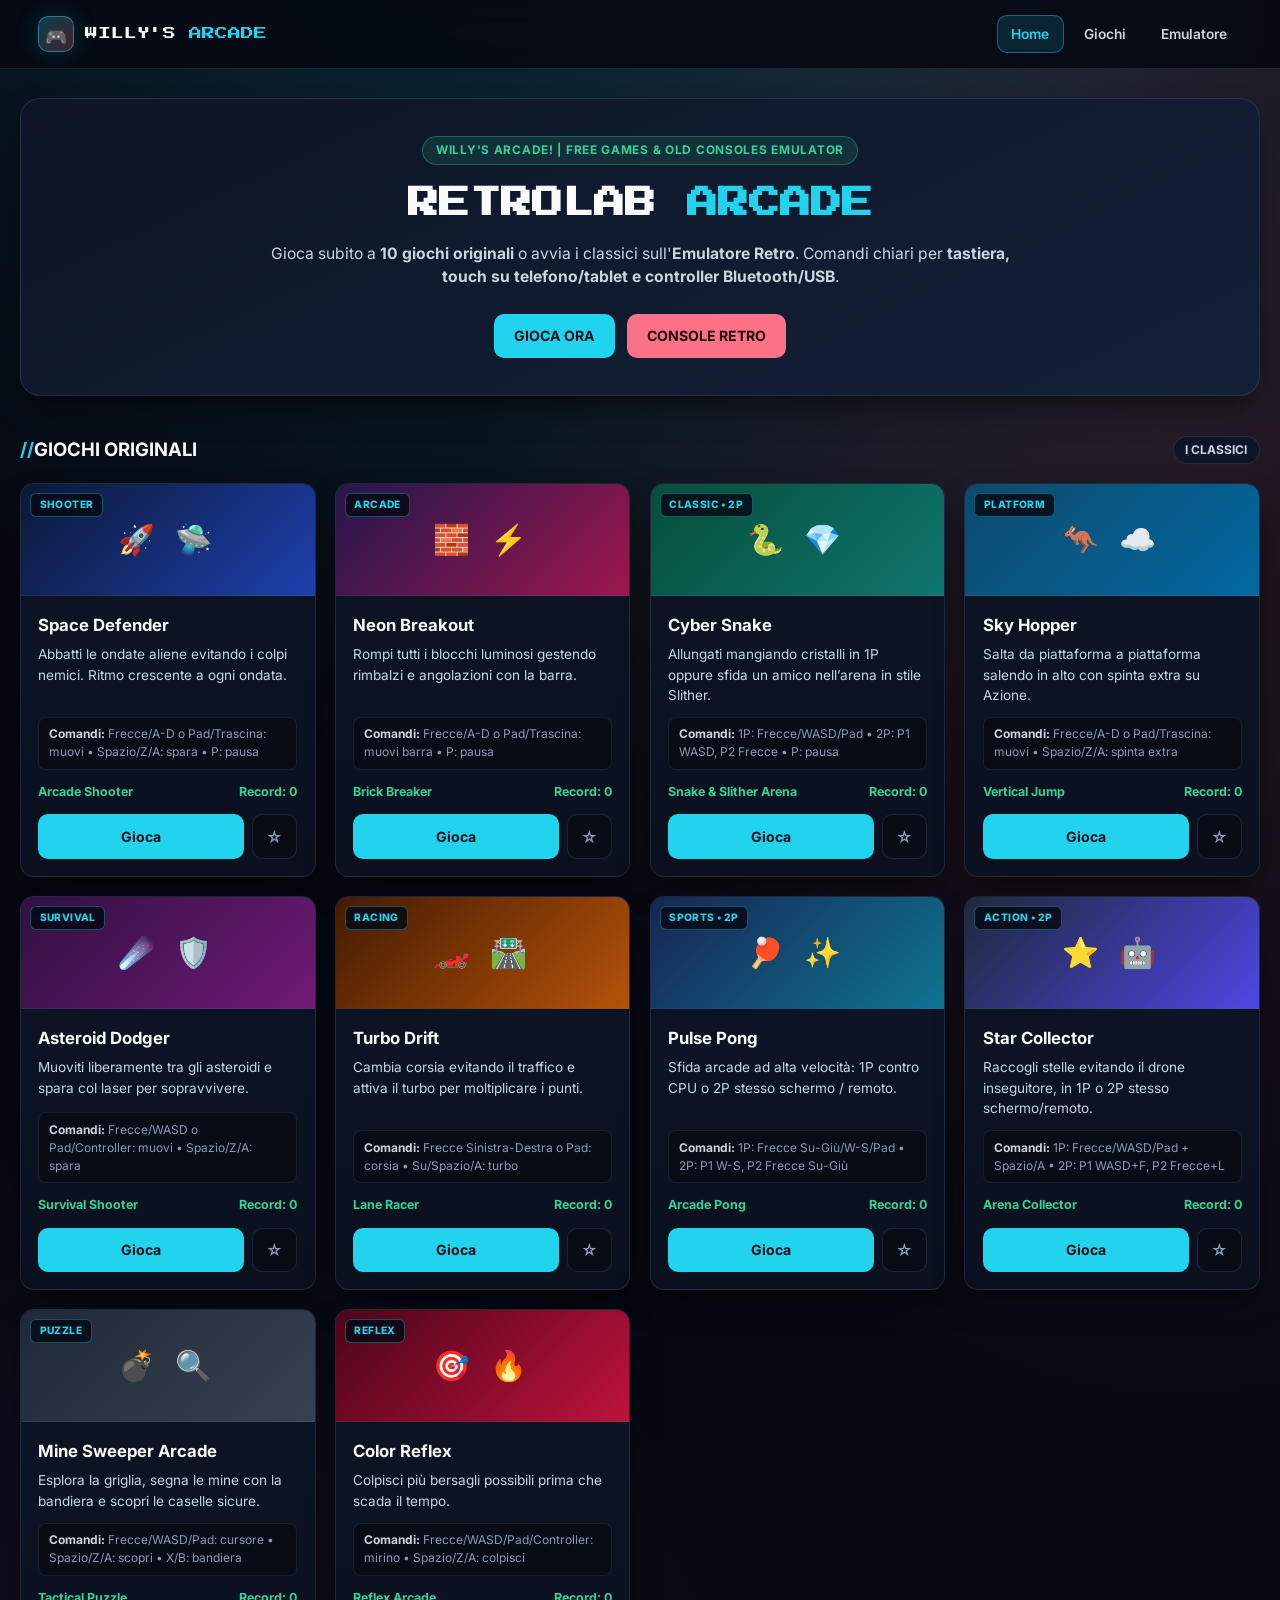
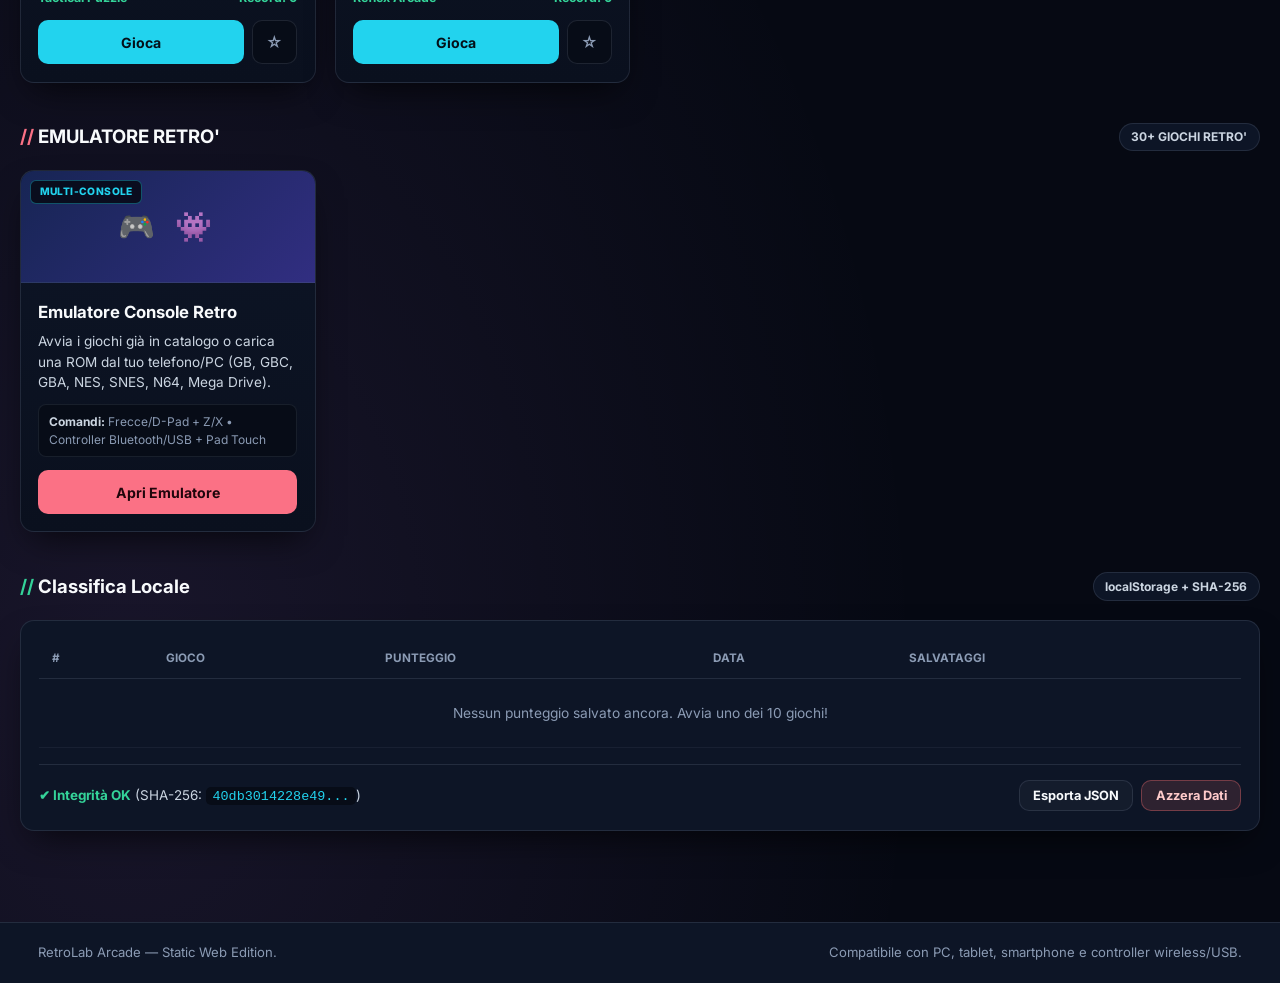
<file: index.html>
<!DOCTYPE html>
<html lang="it">
<head>
  <meta charset="UTF-8">
  <meta name="viewport" content="width=device-width, initial-scale=1.0">
  <title>WILLYS ARCADE!</title>
  <link rel="preconnect" href="https://fonts.googleapis.com">
  <link rel="preconnect" href="https://fonts.gstatic.com" crossorigin>
  <link href="https://fonts.googleapis.com/css2?family=Inter:wght@400;600;700&family=Press+Start+2P&display=swap" rel="stylesheet">
  <link rel="stylesheet" href="./assets/css/style.css">
</head>
<body>
<header class="topbar">
  <div class="wrap topbar-inner">
    <a href="./index.html" class="logo">
      <span class="logo-icon" aria-hidden="true">🎮</span>
      <span>WILLY'S <span class="c-cyan">ARCADE</span></span>
    </a>
    <nav class="nav" aria-label="Navigazione principale">
      <a href="./index.html" class="nav-a active">Home</a>
      <a href="./play_original.html" class="nav-a">Giochi</a>
      <a href="./play_retro.html" class="nav-a">Emulatore</a>
    </nav>
  </div>
</header>

<main class="wrap page-main">
  <section class="hero-box">
    <div class="hero-badge">WILLY'S ARCADE! | FREE GAMES &amp; OLD CONSOLES EMULATOR</div>
    <h1 class="hero-h1">RETROLAB <span class="c-cyan">ARCADE</span></h1>
    <p class="hero-p">
      Gioca subito a <strong>10 giochi originali</strong> o avvia i classici sull'<strong>Emulatore Retro</strong>.
      Comandi chiari per <strong>tastiera, touch su telefono/tablet e controller Bluetooth/USB</strong>.
    </p>
    <div class="hero-actions">
      <a href="./play_original.html?game=space_defender" class="btn btn-cyan">GIOCA ORA</a>
      <a href="./play_retro.html" class="btn btn-coral">CONSOLE RETRO</a>
    </div>
  </section>

  <section class="sec" aria-labelledby="sec-originals">
    <div class="sec-head">
      <h2 id="sec-originals" class="sec-title"><span class="c-cyan">//</span>GIOCHI ORIGINALI</h2>
      <span class="pill">I CLASSICI</span>
    </div>
    <div id="originals-grid" class="cards-grid"></div>
  </section>

  <section class="sec" aria-labelledby="sec-emu">
    <div class="sec-head">
      <h2 id="sec-emu" class="sec-title"><span class="c-coral">//</span> EMULATORE RETRO'</h2>
      <span class="pill">30+ GIOCHI RETRO'</span>
    </div>
    <div class="cards-grid">
      <article class="g-card">
        <div class="g-banner" style="background: linear-gradient(135deg, #172554, #312e81);">
          <span class="g-badge">MULTI-CONSOLE</span>
          <span>🎮 👾</span>
        </div>
        <div class="g-body">
          <h3 class="g-name">Emulatore Console Retro</h3>
          <p class="g-desc">
            Avvia i giochi già in catalogo o carica una ROM dal tuo telefono/PC (GB, GBC, GBA, NES, SNES, N64, Mega Drive).
          </p>
          <div class="g-keys">
            <strong>Comandi:</strong> Frecce/D-Pad + Z/X • Controller Bluetooth/USB + Pad Touch
          </div>
          <div class="g-btns">
            <a href="./play_retro.html" class="btn btn-coral btn-grow">Apri Emulatore</a>
          </div>
        </div>
      </article>
    </div>
  </section>

  <section class="sec" aria-labelledby="sec-scores">
    <div class="sec-head">
      <h2 id="sec-scores" class="sec-title"><span class="c-mint">//</span> Classifica Locale</h2>
      <span class="pill">localStorage + SHA-256</span>
    </div>
    <div class="box">
      <div class="tbl-scroll">
        <table class="scores-tbl">
          <thead>
          <tr>
            <th>#</th>
            <th>Gioco</th>
            <th>Punteggio</th>
            <th>Data</th>
            <th>Salvataggi</th>
          </tr>
          </thead>
          <tbody id="scoreboard-body">
          <tr><td colspan="5" class="tbl-empty">Nessun punteggio salvato ancora.</td></tr>
          </tbody>
        </table>
      </div>
      <div class="box-foot">
        <div id="crypto-status" class="note-line">Verifica integrità salvataggi...</div>
        <div class="g-btns">
          <button type="button" id="btn-export-data" class="btn btn-line btn-sm">Esporta JSON</button>
          <button type="button" id="btn-reset-data" class="btn btn-warn btn-sm">Azzera Dati</button>
        </div>
      </div>
    </div>
  </section>
</main>

<footer class="footbar">
  <div class="wrap footbar-inner">
    <p>RetroLab Arcade — Static Web Edition.</p>
    <p>Compatibile con PC, tablet, smartphone e controller wireless/USB.</p>
  </div>
</footer>

<script src="./assets/js/storage_crypto.js"></script>
<script src="./assets/js/original_games.js"></script>
<script>
  document.addEventListener('DOMContentLoaded', async () => {
    const grid = document.getElementById('originals-grid');
    const tbody = document.getElementById('scoreboard-body');
    const statusEl = document.getElementById('crypto-status');

    const renderPage = async () => {
      const state = typeof RetroStorage !== 'undefined'
              ? await RetroStorage.loadAndVerifyState()
              : { data: { scores: [], favorites: [] }, digest: 'local', isValid: true };

      if (statusEl) {
        statusEl.innerHTML = state.isValid
                ? `<span class="ok">✔ Integrità OK</span> (SHA-256: <code>${state.digest.slice(0, 14)}...</code>)`
                : `<span class="warn">⚠ Stato salvato</span> (SHA-256: <code>${state.digest.slice(0, 14)}...</code>)`;
      }

      if (grid && typeof RetroGamesCatalog !== 'undefined') {
        grid.innerHTML = RetroGamesCatalog.map(g => {
          const gameScores = state.data.scores.filter(s => s.gameId === g.id);
          const best = gameScores.length ? Math.max(...gameScores.map(s => s.score)) : 0;
          const isFav = state.data.favorites.includes(g.id);
          return `
                            <article class="g-card">
                                <div class="g-banner" style="background: ${g.bg};">
                                    <span class="g-badge">${g.tag}</span>
                                    <span>${g.icon}</span>
                                </div>
                                <div class="g-body">
                                    <h3 class="g-name">${g.name}</h3>
                                    <p class="g-desc">${g.desc}</p>
                                    <div class="g-keys"><strong>Comandi:</strong> ${g.controlsHint}</div>
                                    <div class="g-meta">
                                        <span>${g.genre}</span>
                                        <span>Record: ${best.toLocaleString('it-IT')}</span>
                                    </div>
                                    <div class="g-btns">
                                        <a href="./play_original.html?game=${g.id}" class="btn btn-cyan btn-grow">Gioca</a>
                                        <button type="button" class="btn btn-star ${isFav ? 'on' : ''}" data-fav="${g.id}" aria-label="Preferito">${isFav ? '★' : '☆'}</button>
                                    </div>
                                </div>
                            </article>
                        `;
        }).join('');

        grid.querySelectorAll('[data-fav]').forEach(btn => {
          btn.addEventListener('click', async () => {
            if (typeof RetroStorage !== 'undefined') {
              await RetroStorage.toggleFavorite(btn.dataset.fav);
              await renderPage();
            }
          });
        });
      }

      if (tbody) {
        const top = [...state.data.scores].sort((a, b) => b.score - a.score).slice(0, 10);
        if (!top.length) {
          tbody.innerHTML = `<tr><td colspan="5" class="tbl-empty">Nessun punteggio salvato ancora. Avvia uno dei 10 giochi!</td></tr>`;
        } else {
          tbody.innerHTML = top.map((row, i) => `
                            <tr>
                                <td><strong>#${i + 1}</strong></td>
                                <td>${row.gameName}</td>
                                <td class="c-cyan"><strong>${row.score.toLocaleString('it-IT')}</strong></td>
                                <td>${new Date(row.timestamp).toLocaleDateString('it-IT')}</td>
                                <td><code>${(row.hash || state.digest).slice(0, 14)}...</code></td>
                            </tr>
                        `).join('');
        }
      }
    };

    document.getElementById('btn-export-data')?.addEventListener('click', async () => {
      if (typeof RetroStorage === 'undefined') return;
      const backup = await RetroStorage.exportSignedBackup();
      const blob = new Blob([JSON.stringify(backup, null, 2)], { type: 'application/json' });
      const url = URL.createObjectURL(blob);
      const a = document.createElement('a');
      a.href = url;
      a.download = `retrolab-scores-${Date.now()}.json`;
      a.click();
      URL.revokeObjectURL(url);
    });

    document.getElementById('btn-reset-data')?.addEventListener('click', async () => {
      if (typeof RetroStorage !== 'undefined' && confirm('Azzerare tutti i record e i preferiti salvati?')) {
        await RetroStorage.resetAll();
        await renderPage();
      }
    });

    await renderPage();
  });
</script>
</body>
</html>
</file>
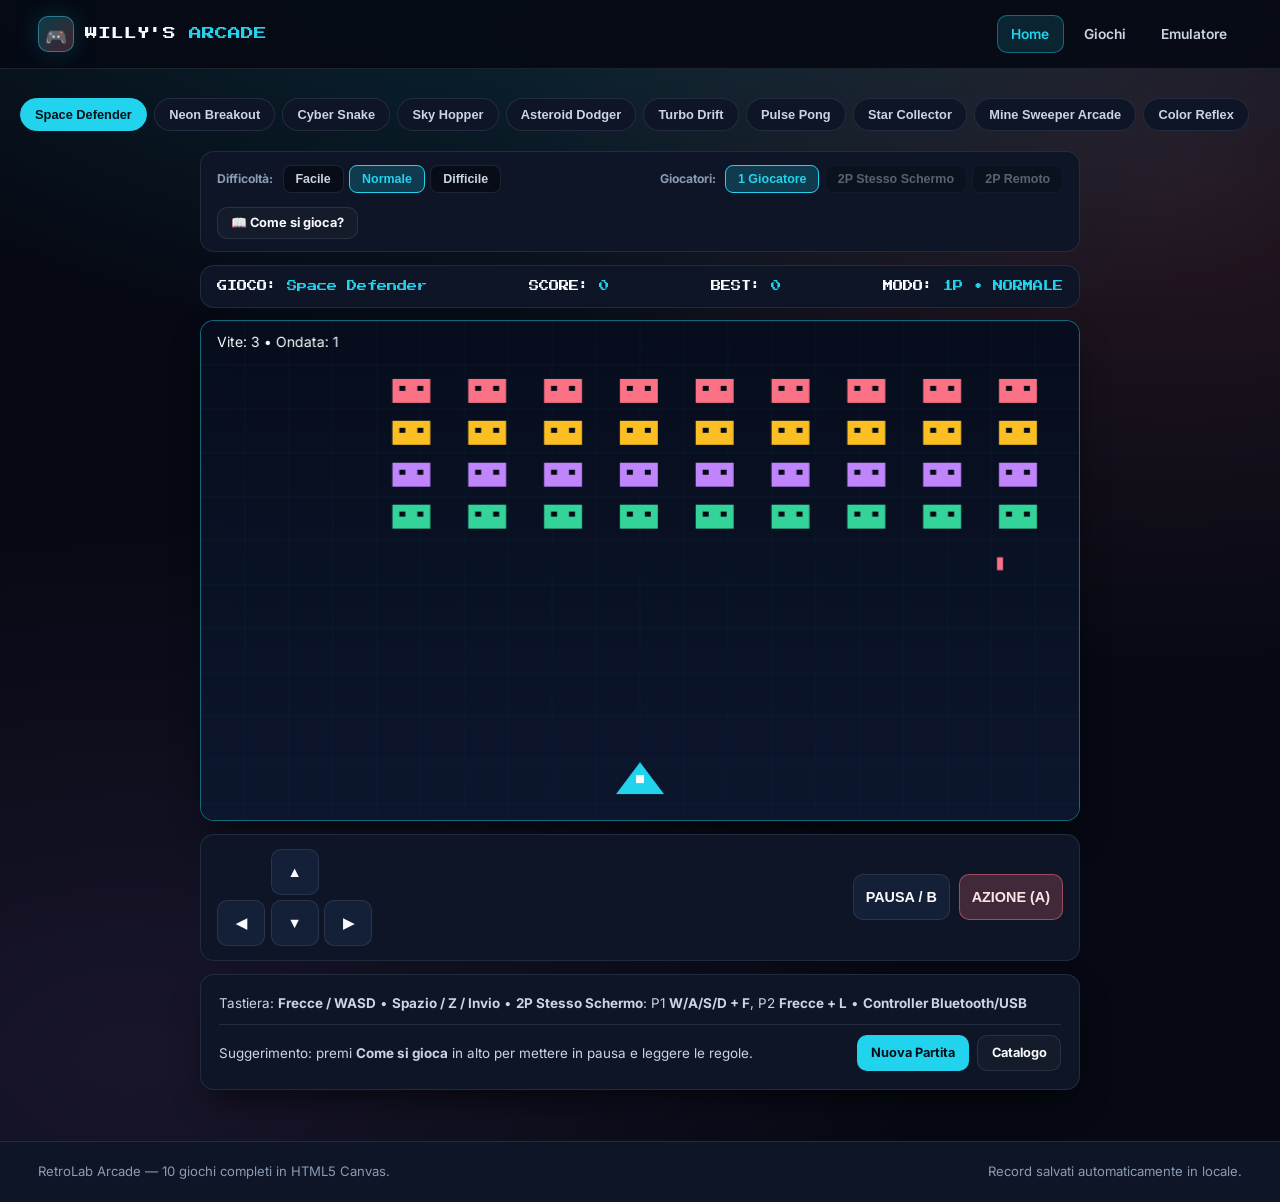
<file: play_original.html>
<!DOCTYPE html>
<html lang="it">
<head>
    <meta charset="UTF-8">
    <meta name="viewport" content="width=device-width, initial-scale=1.0, maximum-scale=1.0, user-scalable=no">
    <title>WILLYS ARCADE!</title>
    <link rel="preconnect" href="https://fonts.googleapis.com">
    <link rel="preconnect" href="https://fonts.gstatic.com" crossorigin>
    <link href="https://fonts.googleapis.com/css2?family=Inter:wght@400;600;700&family=Press+Start+2P&display=swap" rel="stylesheet">
    <link rel="stylesheet" href="./assets/css/style.css">
</head>
<body>
<header class="topbar">
    <div class="wrap topbar-inner">
        <a href="./index.html" class="logo">
            <span class="logo-icon" aria-hidden="true">🎮</span>
            <span>WILLY'S <span class="c-cyan">ARCADE</span></span>
        </a>
        <nav class="nav" aria-label="Navigazione principale">
            <a href="./index.html" class="nav-a active">Home</a>
            <a href="./play_original.html" class="nav-a">Giochi</a>
            <a href="./play_retro.html" class="nav-a">Emulatore</a>
        </nav>
    </div>
</header>

<main class="wrap page-main">
    <div id="game-switcher" class="picker-bar" role="tablist" aria-label="Seleziona gioco"></div>

    <div class="play-stage">
        <div class="match-toolbar">
            <div class="seg-group" role="group" aria-label="Difficoltà">
                <span class="seg-label">Difficoltà:</span>
                <button type="button" class="seg-btn" data-diff="easy">Facile</button>
                <button type="button" class="seg-btn active" data-diff="normal">Normale</button>
                <button type="button" class="seg-btn" data-diff="hard">Difficile</button>
            </div>

            <div class="seg-group" id="mode-selector" role="group" aria-label="Modalità giocatori">
                <span class="seg-label">Giocatori:</span>
                <button type="button" class="seg-btn active" data-pmode="1p">1 Giocatore</button>
                <button type="button" class="seg-btn" id="btn-mode-2p" data-pmode="2p_local">2P Stesso Schermo</button>
                <button type="button" class="seg-btn" id="btn-mode-remote" data-pmode="2p_remote">2P Remoto</button>
            </div>

            <button type="button" id="btn-toggle-guide" class="btn btn-line btn-sm">📖 Come si gioca?</button>
        </div>

        <!-- Pannello Spiegazione nella pagina: apre e mette in pausa il gioco -->
        <div id="guide-panel" class="guide-modal" role="region" aria-label="Spiegazione del gioco">
            <div class="guide-top">
                <div id="guide-title" class="guide-title">Come si gioca</div>
                <button type="button" id="btn-close-guide" class="btn btn-cyan btn-sm">Riprendi Gioco ▶</button>
            </div>
            <p id="guide-text" class="note-line">Caricamento spiegazione...</p>
            <p id="guide-controls" class="note-line"><strong>Comandi:</strong> Caricamento...</p>
        </div>

        <!-- Pannello 2P Remoto -->
        <div id="remote-panel" class="remote-box" role="region" aria-label="Collegamento 2P Remoto">
            <div class="note-line">
                <strong>2P Remoto (WebRTC senza server):</strong>
                1) Il Giocatore 1 preme <em>Crea Offerta</em> e invia il codice al Giocatore 2.
                2) Il Giocatore 2 incolla il codice qui, preme <em>Rispondi a Offerta</em> e rimanda il codice risposta.
                3) Il Giocatore 1 incolla la risposta e preme <em>Collega Risposta</em>.
                <br><span id="remote-env-warning" class="warn"></span>
            </div>
            <div class="remote-row">
                <button type="button" id="btn-remote-create" class="btn btn-cyan btn-sm">1. Crea Offerta</button>
                <button type="button" id="btn-remote-answer" class="btn btn-coral btn-sm">2. Rispondi a Offerta</button>
                <button type="button" id="btn-remote-accept" class="btn btn-line btn-sm">3. Collega Risposta</button>
                <span id="remote-conn-status" class="note-line">Stato: <code>pronto</code></span>
            </div>
            <textarea id="remote-sdp-box" class="remote-code" rows="2" placeholder="Incolla qui il codice offerta o risposta, oppure copialo da qui dopo aver premuto un bottone..."></textarea>
        </div>

        <div class="hud-bar" role="status" aria-live="polite">
            <div>GIOCO: <span id="hud-game">Space Defender</span></div>
            <div>SCORE: <span id="hud-score">0</span></div>
            <div>BEST: <span id="hud-best">0</span></div>
            <div>MODO: <span id="hud-mode">1P • NORMALE</span></div>
        </div>

        <div class="screen-frame">
            <canvas id="game-canvas" width="880" height="500" aria-label="Schermo di gioco"></canvas>
        </div>

        <div class="pad-deck" aria-label="Controlli touch, mouse e pad">
            <div class="dpad">
                <button type="button" id="pad-up" class="pad-key d-up" aria-label="Su">▲</button>
                <button type="button" id="pad-left" class="pad-key d-left" aria-label="Sinistra">◀</button>
                <button type="button" id="pad-down" class="pad-key d-down" aria-label="Giù">▼</button>
                <button type="button" id="pad-right" class="pad-key d-right" aria-label="Destra">▶</button>
            </div>

            <div class="pad-btns">
                <button type="button" id="pad-b" class="pad-key" aria-label="Pausa o Azione B">PAUSA / B</button>
                <button type="button" id="pad-a" class="pad-key pad-key-go" aria-label="Azione A">AZIONE (A)</button>
            </div>
        </div>

        <div class="box" style="width: 100%; max-width: 880px;">
            <div id="game-save-status" class="note-line">
                Tastiera: <strong>Frecce / WASD</strong> • <strong>Spazio / Z / Invio</strong> • <strong>2P Stesso Schermo</strong>: P1 <strong>W/A/S/D + F</strong>, P2 <strong>Frecce + L</strong> • <strong>Controller Bluetooth/USB</strong> supportato
            </div>
            <div class="box-foot" style="margin-top: 0.65rem; padding-top: 0.65rem;">
                <span class="note-line">Suggerimento: premi <strong>Come si gioca</strong> in alto per mettere in pausa e leggere le regole.</span>
                <div class="g-btns">
                    <button type="button" id="btn-restart-game" class="btn btn-cyan btn-sm">Nuova Partita</button>
                    <a href="./index.html" class="btn btn-line btn-sm">Catalogo</a>
                </div>
            </div>
        </div>
    </div>
</main>

<footer class="footbar">
    <div class="wrap footbar-inner">
        <p>RetroLab Arcade — 10 giochi completi in HTML5 Canvas.</p>
        <p>Record salvati automaticamente in locale.</p>
    </div>
</footer>

<script src="./assets/js/storage_crypto.js"></script>
<script src="./assets/js/original_games.js"></script>
</body>
</html>
</file>
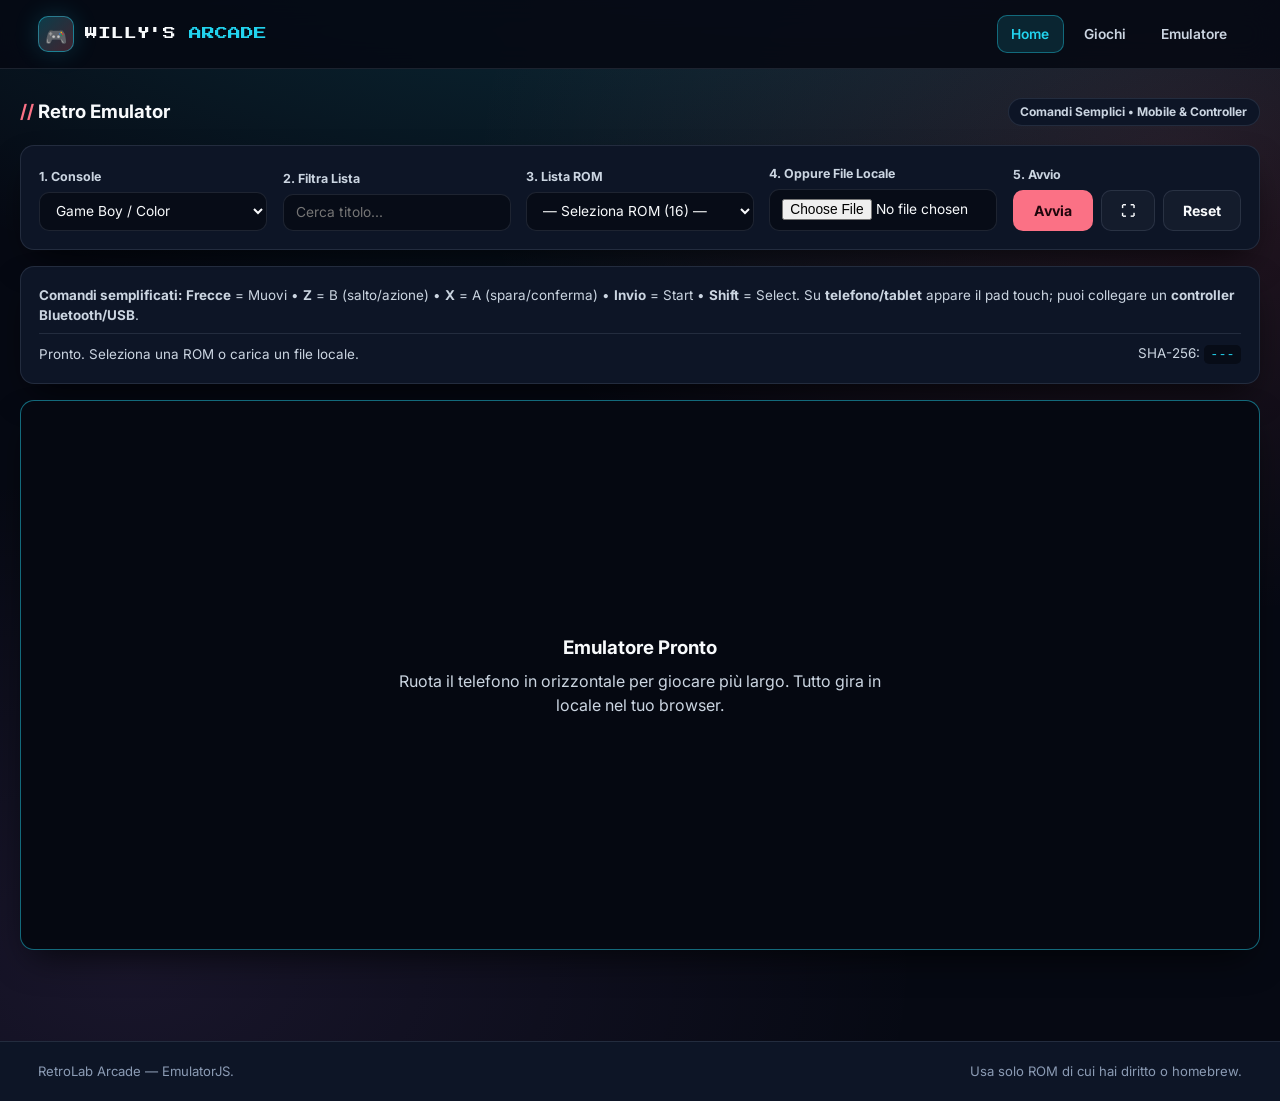
<file: play_retro.html>
<!DOCTYPE html>
<html lang="it">
<head>
    <meta charset="UTF-8">
    <meta name="viewport" content="width=device-width, initial-scale=1.0, maximum-scale=1.0, user-scalable=no">
    <title>WILLYS ARCADE!</title>
    <link rel="preconnect" href="https://fonts.googleapis.com">
    <link rel="preconnect" href="https://fonts.gstatic.com" crossorigin>
    <link href="https://fonts.googleapis.com/css2?family=Inter:wght@400;600;700&family=Press+Start+2P&display=swap" rel="stylesheet">
    <link rel="stylesheet" href="./assets/css/style.css">
</head>
<body>
<header class="topbar">
    <div class="wrap topbar-inner">
        <a href="./index.html" class="logo">
            <span class="logo-icon" aria-hidden="true">🎮</span>
            <span>WILLY'S <span class="c-cyan">ARCADE</span></span>
        </a>
        <nav class="nav" aria-label="Navigazione principale">
            <a href="./index.html" class="nav-a active">Home</a>
            <a href="./play_original.html" class="nav-a">Giochi</a>
            <a href="./play_retro.html" class="nav-a">Emulatore</a>
        </nav>
    </div>
</header>

<main class="wrap page-main">
    <section class="sec">
        <div class="sec-head">
            <h1 class="sec-title"><span class="c-coral">//</span> Retro Emulator</h1>
            <span class="pill">Comandi Semplici • Mobile &amp; Controller</span>
        </div>

        <div class="emu-bar">
            <div class="ctrl-col">
                <label for="console-select">1. Console</label>
                <select id="console-select" class="input-box">
                    <option value="gb">Game Boy / Color</option>
                    <option value="gba">Game Boy Advance</option>
                    <option value="nes">NES</option>
                    <option value="snes">SNES</option>
                    <option value="n64">Nintendo 64</option>
                    <option value="segaMD">Mega Drive</option>
                </select>
            </div>

            <div class="ctrl-col">
                <label for="rom-filter-input">2. Filtra Lista</label>
                <input type="search" id="rom-filter-input" class="input-box" placeholder="Cerca titolo...">
            </div>

            <div class="ctrl-col">
                <label for="rom-list-select">3. Lista ROM</label>
                <select id="rom-list-select" class="input-box">
                    <option value="">— Caricamento... —</option>
                </select>
            </div>

            <div class="ctrl-col">
                <label for="rom-file-input">4. Oppure File Locale</label>
                <input type="file" id="rom-file-input" class="input-box" accept=".gb,.gbc,.gba,.nes,.sfc,.smc,.z64,.n64,.v64,.md,.gen,.zip">
            </div>

            <div class="ctrl-col">
                <span class="ctrl-lbl">5. Avvio</span>
                <div class="g-btns">
                    <button type="button" id="btn-launch-rom" class="btn btn-coral btn-grow">Avvia</button>
                    <button type="button" id="btn-fullscreen-emu" class="btn btn-line" title="Schermo intero">⛶</button>
                    <button type="button" id="btn-clear-emu" class="btn btn-line">Reset</button>
                </div>
            </div>
        </div>

        <div class="box" style="margin-bottom: 1rem;">
            <div class="note-line" style="margin-bottom: 0.45rem;">
                <strong>Comandi semplificati:</strong>
                <strong>Frecce</strong> = Muovi • <strong>Z</strong> = B (salto/azione) • <strong>X</strong> = A (spara/conferma) • <strong>Invio</strong> = Start • <strong>Shift</strong> = Select.
                Su <strong>telefono/tablet</strong> appare il pad touch; puoi collegare un <strong>controller Bluetooth/USB</strong>.
            </div>
            <div class="box-foot" style="margin-top: 0.4rem; padding-top: 0.55rem;">
                <div id="rom-info-status" class="note-line">Pronto. Seleziona una ROM o carica un file locale.</div>
                <div id="rom-hash-status" class="note-line">SHA-256: <code>---</code></div>
            </div>
        </div>

        <div id="emulator-viewport" class="emu-stage" aria-live="polite">
            <div id="emulator-placeholder" class="emu-idle">
                <h3>Emulatore Pronto</h3>
                <p>Ruota il telefono in orizzontale per giocare più largo. Tutto gira in locale nel tuo browser.</p>
            </div>
            <div id="game" style="width: 100%; height: 100%; display: none;"></div>
        </div>
    </section>
</main>

<footer class="footbar">
    <div class="wrap footbar-inner">
        <p>RetroLab Arcade — EmulatorJS.</p>
        <p>Usa solo ROM di cui hai diritto o homebrew.</p>
    </div>
</footer>

<script src="./assets/js/storage_crypto.js"></script>
<script src="./assets/js/retro_player.js"></script>
</body>
</html>
</file>
<file: assets/css/style.css>
:root {
    --bg-base: #060913;
    --bg-card: #0d1526;
    --bg-card-hi: #142038;
    --bg-field: #070c17;
    --line: rgba(148, 163, 184, 0.16);
    --line-glow: rgba(34, 211, 238, 0.48);
    --ink: #f8fafc;
    --ink-soft: #cbd5e1;
    --ink-dim: #8b9bb4;
    --cyan: #22d3ee;
    --cyan-hi: #67e8f9;
    --coral: #fb7185;
    --mint: #34d399;
    --gold: #fbbf24;
    --purple: #c084fc;
    --red: #f87171;
    --f-pixel: 'Press Start 2P', monospace;
    --f-body: 'Inter', -apple-system, BlinkMacSystemFont, 'Segoe UI', sans-serif;
    --r-sm: 10px;
    --r-md: 14px;
    --r-lg: 20px;
    --shadow: 0 16px 36px -12px rgba(0, 0, 0, 0.72);
    --glow-cyan: 0 0 24px rgba(34, 211, 238, 0.18);
    --t: 165ms cubic-bezier(0.4, 0, 0.2, 1);
}

*, *::before, *::after {
    box-sizing: border-box;
    margin: 0;
    padding: 0;
}

html {
    scroll-behavior: smooth;
}

body {
    min-height: 100vh;
    display: flex;
    flex-direction: column;
    background-color: var(--bg-base);
    background-image:
            radial-gradient(ellipse 80% 45% at 50% -14%, rgba(34, 211, 238, 0.2), transparent),
            radial-gradient(ellipse 55% 42% at 92% 14%, rgba(251, 113, 133, 0.13), transparent),
            radial-gradient(ellipse 62% 45% at 10% 88%, rgba(192, 132, 252, 0.1), transparent);
    color: var(--ink);
    font-family: var(--f-body);
    font-size: 16px;
    line-height: 1.5;
    -webkit-font-smoothing: antialiased;
}

.wrap {
    width: 100%;
    max-width: 1240px;
    margin: 0 auto;
    padding: 0 1.15rem;
}

.c-cyan { color: var(--cyan); }
.c-coral { color: var(--coral); }
.c-mint { color: var(--mint); }
.c-gold { color: var(--gold); }
.c-purple { color: var(--purple); }

/* Header */
.topbar {
    position: sticky;
    top: 0;
    z-index: 80;
    background: rgba(6, 9, 19, 0.9);
    backdrop-filter: blur(14px);
    border-bottom: 1px solid var(--line);
}

.topbar-inner {
    min-height: 68px;
    display: flex;
    align-items: center;
    justify-content: space-between;
    gap: 0.8rem;
    flex-wrap: wrap;
}

.logo {
    display: inline-flex;
    align-items: center;
    gap: 0.65rem;
    text-decoration: none;
    color: var(--ink);
    font-family: var(--f-pixel);
    font-size: 0.8rem;
}

.logo-icon {
    width: 36px;
    height: 36px;
    border-radius: var(--r-sm);
    display: grid;
    place-items: center;
    font-size: 1.12rem;
    background: linear-gradient(135deg, rgba(34, 211, 238, 0.25), rgba(251, 113, 133, 0.25));
    border: 1px solid var(--line-glow);
    box-shadow: var(--glow-cyan);
}

.nav {
    display: flex;
    gap: 0.35rem;
    flex-wrap: wrap;
}

.nav-a {
    text-decoration: none;
    color: var(--ink-soft);
    font-weight: 600;
    font-size: 0.86rem;
    padding: 0.48rem 0.85rem;
    border-radius: var(--r-sm);
    border: 1px solid transparent;
    transition: all var(--t);
}

.nav-a:hover {
    color: var(--ink);
    background: rgba(255, 255, 255, 0.05);
}

.nav-a.active {
    color: var(--cyan);
    background: rgba(34, 211, 238, 0.13);
    border-color: rgba(34, 211, 238, 0.4);
}

.page-main {
    flex: 1;
    padding: 1.8rem 0 3.2rem;
}

/* Hero */
.hero-box {
    background: linear-gradient(155deg, var(--bg-card), var(--bg-card-hi));
    border: 1px solid var(--line);
    border-radius: var(--r-lg);
    padding: 2.3rem 1.5rem;
    text-align: center;
    margin-bottom: 2.5rem;
    box-shadow: var(--shadow);
}

.hero-badge {
    display: inline-flex;
    align-items: center;
    gap: 0.4rem;
    font-size: 0.74rem;
    font-weight: 700;
    text-transform: uppercase;
    letter-spacing: 0.06em;
    color: var(--mint);
    background: rgba(52, 211, 153, 0.12);
    border: 1px solid rgba(52, 211, 153, 0.34);
    padding: 0.3rem 0.82rem;
    border-radius: 999px;
    margin-bottom: 1rem;
}

.hero-h1 {
    font-family: var(--f-pixel);
    font-size: clamp(1.18rem, 3.3vw, 1.95rem);
    line-height: 1.48;
    margin-bottom: 0.9rem;
}

.hero-p {
    max-width: 740px;
    margin: 0 auto 1.55rem;
    color: var(--ink-soft);
    font-size: 0.98rem;
}

.hero-actions {
    display: flex;
    justify-content: center;
    gap: 0.8rem;
    flex-wrap: wrap;
}

/* Bottoni */
.btn {
    display: inline-flex;
    align-items: center;
    justify-content: center;
    gap: 0.45rem;
    padding: 0.66rem 1.18rem;
    border-radius: var(--r-sm);
    border: 1px solid transparent;
    font-family: var(--f-body);
    font-weight: 700;
    font-size: 0.88rem;
    text-decoration: none;
    cursor: pointer;
    transition: all var(--t);
}

.btn:disabled {
    opacity: 0.42;
    cursor: not-allowed;
    transform: none !important;
}

.btn-sm {
    padding: 0.46rem 0.82rem;
    font-size: 0.8rem;
}

.btn-grow {
    flex: 1;
}

.btn-cyan {
    background: var(--cyan);
    color: #041019;
}
.btn-cyan:hover:not(:disabled) {
    background: var(--cyan-hi);
    transform: translateY(-1px);
    box-shadow: var(--glow-cyan);
}

.btn-coral {
    background: var(--coral);
    color: #1f050b;
}
.btn-coral:hover:not(:disabled) {
    filter: brightness(1.08);
    transform: translateY(-1px);
}

.btn-line {
    background: rgba(255, 255, 255, 0.03);
    color: var(--ink);
    border-color: var(--line);
}
.btn-line:hover:not(:disabled) {
    border-color: var(--cyan);
    color: var(--cyan);
    background: rgba(34, 211, 238, 0.08);
}

.btn-warn {
    background: rgba(248, 113, 113, 0.14);
    color: #fecaca;
    border-color: rgba(248, 113, 113, 0.35);
}
.btn-warn:hover:not(:disabled) {
    background: var(--red);
    color: #060913;
}

.btn-star {
    background: var(--bg-field);
    color: var(--ink-dim);
    border-color: var(--line);
    padding: 0.6rem 0.82rem;
    font-size: 1rem;
}
.btn-star.on, .btn-star:hover {
    color: var(--gold);
    border-color: rgba(251, 191, 36, 0.48);
}

/* Sezioni & Card */
.sec {
    margin-bottom: 2.5rem;
}

.sec-head {
    display: flex;
    align-items: center;
    justify-content: space-between;
    gap: 0.75rem;
    margin-bottom: 1.2rem;
    flex-wrap: wrap;
}

.sec-title {
    font-size: 1.16rem;
    font-weight: 700;
}

.pill {
    font-size: 0.75rem;
    font-weight: 700;
    color: var(--ink-soft);
    background: var(--bg-card);
    border: 1px solid var(--line);
    padding: 0.26rem 0.72rem;
    border-radius: 999px;
}

.cards-grid {
    display: grid;
    grid-template-columns: repeat(auto-fill, minmax(280px, 1fr));
    gap: 1.2rem;
}

.g-card {
    background: linear-gradient(180deg, var(--bg-card), #0a101e);
    border: 1px solid var(--line);
    border-radius: var(--r-md);
    overflow: hidden;
    display: flex;
    flex-direction: column;
    box-shadow: var(--shadow);
    transition: transform var(--t), border-color var(--t), box-shadow var(--t);
}

.g-card:hover {
    transform: translateY(-4px);
    border-color: var(--line-glow);
    box-shadow: var(--shadow), var(--glow-cyan);
}

.g-banner {
    height: 112px;
    display: flex;
    align-items: center;
    justify-content: center;
    position: relative;
    border-bottom: 1px solid var(--line);
    font-size: 1.85rem;
    letter-spacing: 6px;
}

.g-badge {
    position: absolute;
    top: 9px;
    left: 9px;
    font-size: 0.64rem;
    font-weight: 800;
    letter-spacing: 0.4px;
    padding: 0.2rem 0.54rem;
    border-radius: 6px;
    background: rgba(6, 9, 19, 0.84);
    color: var(--cyan);
    border: 1px solid rgba(34, 211, 238, 0.36);
}

.g-2p-tag {
    position: absolute;
    top: 9px;
    right: 9px;
    font-size: 0.64rem;
    font-weight: 800;
    padding: 0.2rem 0.52rem;
    border-radius: 6px;
    background: rgba(251, 113, 133, 0.24);
    color: #ffe4e6;
    border: 1px solid rgba(251, 113, 133, 0.5);
}

.g-body {
    padding: 1.08rem;
    display: flex;
    flex-direction: column;
    flex: 1;
}

.g-name {
    font-size: 1.05rem;
    font-weight: 700;
    margin-bottom: 0.35rem;
}

.g-desc {
    font-size: 0.85rem;
    color: var(--ink-soft);
    margin-bottom: 0.72rem;
    flex: 1;
}

.g-keys {
    font-size: 0.75rem;
    color: var(--ink-dim);
    background: var(--bg-field);
    border: 1px solid rgba(148, 163, 184, 0.12);
    border-radius: 8px;
    padding: 0.48rem 0.62rem;
    margin-bottom: 0.8rem;
}

.g-keys strong {
    color: var(--ink-soft);
}

.g-meta {
    display: flex;
    justify-content: space-between;
    align-items: center;
    font-size: 0.78rem;
    font-weight: 700;
    color: var(--mint);
    margin-bottom: 0.8rem;
}

.g-btns {
    display: flex;
    gap: 0.5rem;
}

/* Pannelli & Tabella */
.box {
    background: var(--bg-card);
    border: 1px solid var(--line);
    border-radius: var(--r-md);
    padding: 1.15rem;
    box-shadow: var(--shadow);
}

.tbl-scroll {
    width: 100%;
    overflow-x: auto;
}

table.scores-tbl {
    width: 100%;
    border-collapse: collapse;
    font-size: 0.86rem;
    text-align: left;
}

.scores-tbl th {
    font-size: 0.73rem;
    text-transform: uppercase;
    color: var(--ink-dim);
    padding: 0.65rem 0.8rem;
    border-bottom: 1px solid var(--line);
}

.scores-tbl td {
    padding: 0.7rem 0.8rem;
    border-bottom: 1px solid rgba(148, 163, 184, 0.08);
}

.tbl-empty {
    text-align: center;
    color: var(--ink-dim);
    padding: 1.5rem !important;
}

.box-foot {
    display: flex;
    justify-content: space-between;
    align-items: center;
    gap: 0.85rem;
    margin-top: 1rem;
    padding-top: 0.9rem;
    border-top: 1px solid var(--line);
    flex-wrap: wrap;
}

.note-line {
    font-size: 0.84rem;
    color: var(--ink-soft);
}
.note-line code {
    color: var(--cyan);
    background: var(--bg-field);
    padding: 0.12rem 0.38rem;
    border-radius: 5px;
}

.ok { color: var(--mint); font-weight: 700; }
.warn { color: var(--gold); font-weight: 700; }

/* Selettore Giochi & Impostazioni Partita */
.picker-bar {
    display: flex;
    gap: 0.45rem;
    overflow-x: auto;
    padding-bottom: 0.35rem;
    margin-bottom: 0.9rem;
}

.picker-btn {
    flex: 0 0 auto;
    padding: 0.5rem 0.88rem;
    border-radius: 999px;
    border: 1px solid var(--line);
    background: var(--bg-card);
    color: var(--ink-soft);
    font-size: 0.8rem;
    font-weight: 700;
    cursor: pointer;
    transition: all var(--t);
}

.picker-btn:hover {
    color: var(--ink);
    border-color: var(--cyan);
}

.picker-btn.active {
    background: var(--cyan);
    color: #041019;
    border-color: var(--cyan);
}

.match-toolbar {
    width: 100%;
    max-width: 880px;
    background: var(--bg-card);
    border: 1px solid var(--line);
    border-radius: var(--r-md);
    padding: 0.8rem 1rem;
    display: flex;
    justify-content: space-between;
    align-items: center;
    gap: 0.85rem;
    flex-wrap: wrap;
}

.seg-group {
    display: flex;
    align-items: center;
    gap: 0.35rem;
    flex-wrap: wrap;
}

.seg-label {
    font-size: 0.76rem;
    font-weight: 700;
    color: var(--ink-dim);
    margin-right: 0.25rem;
}

.seg-btn {
    padding: 0.4rem 0.74rem;
    border-radius: 8px;
    border: 1px solid var(--line);
    background: var(--bg-field);
    color: var(--ink-soft);
    font-size: 0.78rem;
    font-weight: 700;
    cursor: pointer;
    transition: all var(--t);
}

.seg-btn:hover:not(:disabled) {
    border-color: var(--cyan);
    color: var(--ink);
}

.seg-btn:disabled {
    opacity: 0.4;
    cursor: not-allowed;
}

.seg-btn.active {
    background: rgba(34, 211, 238, 0.2);
    border-color: var(--cyan);
    color: var(--cyan);
}

/* Pannello Remoto */
.remote-box {
    width: 100%;
    max-width: 880px;
    background: linear-gradient(155deg, var(--bg-card), var(--bg-card-hi));
    border: 1px dashed var(--line-glow);
    border-radius: var(--r-md);
    padding: 0.95rem 1.05rem;
    display: none;
    flex-direction: column;
    gap: 0.65rem;
    box-shadow: var(--shadow);
}

.remote-box.open {
    display: flex;
}

.remote-row {
    display: flex;
    gap: 0.5rem;
    flex-wrap: wrap;
    align-items: center;
}

.remote-code {
    width: 100%;
    padding: 0.55rem 0.72rem;
    border-radius: 8px;
    border: 1px solid var(--line);
    background: var(--bg-field);
    color: var(--ink);
    font-family: monospace;
    font-size: 0.78rem;
    resize: vertical;
}

/* Box Spiegazione nella Pagina (con pausa automatica) */
.guide-modal {
    width: 100%;
    max-width: 880px;
    background: linear-gradient(160deg, #111c33, #0b1222);
    border: 1px solid var(--line-glow);
    border-radius: var(--r-md);
    padding: 1.15rem 1.25rem;
    display: none;
    flex-direction: column;
    gap: 0.65rem;
    box-shadow: var(--shadow), var(--glow-cyan);
}

.guide-modal.open {
    display: flex;
}

.guide-top {
    display: flex;
    justify-content: space-between;
    align-items: center;
    gap: 0.75rem;
}

.guide-title {
    font-size: 1rem;
    font-weight: 700;
    color: var(--cyan);
}

/* Stage Gioco */
.play-stage {
    display: flex;
    flex-direction: column;
    align-items: center;
    gap: 0.8rem;
}

.hud-bar {
    width: 100%;
    max-width: 880px;
    background: var(--bg-card);
    border: 1px solid var(--line);
    border-radius: var(--r-md);
    padding: 0.78rem 1rem;
    display: flex;
    justify-content: space-between;
    align-items: center;
    gap: 0.75rem;
    flex-wrap: wrap;
    font-family: var(--f-pixel);
    font-size: 0.64rem;
}

.hud-bar span {
    color: var(--cyan);
}

.screen-frame {
    width: 100%;
    max-width: 880px;
    background: #050811;
    border: 1px solid var(--line-glow);
    border-radius: var(--r-md);
    overflow: hidden;
    box-shadow: var(--shadow);
}

#game-canvas {
    display: block;
    width: 100%;
    height: auto;
    max-height: 62vh;
    touch-action: none;
}

/* Pad Touch / Mouse */
.pad-deck {
    width: 100%;
    max-width: 880px;
    background: var(--bg-card);
    border: 1px solid var(--line);
    border-radius: var(--r-md);
    padding: 0.85rem 1rem;
    display: flex;
    justify-content: space-between;
    align-items: center;
    gap: 0.9rem;
    flex-wrap: wrap;
}

.dpad {
    display: grid;
    grid-template-columns: repeat(3, 48px);
    grid-template-rows: repeat(2, 46px);
    gap: 0.35rem;
    align-items: center;
    justify-items: center;
}

.d-up { grid-column: 2; grid-row: 1; }
.d-left { grid-column: 1; grid-row: 2; }
.d-down { grid-column: 2; grid-row: 2; }
.d-right { grid-column: 3; grid-row: 2; }

.pad-btns {
    display: flex;
    gap: 0.55rem;
    align-items: center;
    flex-wrap: wrap;
}

.pad-key {
    min-width: 48px;
    min-height: 46px;
    padding: 0.5rem 0.75rem;
    border-radius: var(--r-sm);
    border: 1px solid var(--line);
    background: var(--bg-card-hi);
    color: var(--ink);
    font-weight: 700;
    font-size: 0.9rem;
    cursor: pointer;
    user-select: none;
    -webkit-user-select: none;
    touch-action: manipulation;
    transition: transform 70ms ease, background 70ms ease, border-color 70ms ease;
}

.pad-key:active, .pad-key.down {
    transform: scale(0.96);
    background: rgba(34, 211, 238, 0.25);
    border-color: var(--cyan);
}

.pad-key-go {
    min-width: 88px;
    background: rgba(251, 113, 133, 0.22);
    border-color: rgba(251, 113, 133, 0.5);
    color: #ffe4e6;
}
.pad-key-go:active, .pad-key-go.down {
    background: var(--coral);
    color: #1f050b;
}

/* Emulator */
.emu-bar {
    background: var(--bg-card);
    border: 1px solid var(--line);
    border-radius: var(--r-md);
    padding: 1.15rem;
    display: grid;
    grid-template-columns: repeat(auto-fit, minmax(220px, 1fr));
    gap: 0.95rem;
    align-items: end;
    margin-bottom: 1rem;
    box-shadow: var(--shadow);
}

.ctrl-col {
    display: flex;
    flex-direction: column;
    gap: 0.35rem;
}

.ctrl-col label, .ctrl-col .ctrl-lbl {
    font-size: 0.78rem;
    font-weight: 700;
    color: var(--ink-soft);
}

.input-box {
    width: 100%;
    padding: 0.58rem 0.75rem;
    border-radius: var(--r-sm);
    border: 1px solid var(--line);
    background: var(--bg-field);
    color: var(--ink);
    font-family: var(--f-body);
    font-size: 0.86rem;
}

.input-box:focus {
    outline: none;
    border-color: var(--cyan);
}

.emu-stage {
    width: 100%;
    height: 550px;
    background: #050811;
    border: 1px solid var(--line-glow);
    border-radius: var(--r-md);
    overflow: hidden;
    display: flex;
    align-items: center;
    justify-content: center;
    position: relative;
    box-shadow: var(--shadow);
}

.emu-idle {
    text-align: center;
    padding: 1.75rem;
    max-width: 540px;
    color: var(--ink-soft);
}

.emu-idle h3 {
    color: var(--ink);
    margin-bottom: 0.45rem;
}

/* Footer */
.footbar {
    background: var(--bg-card);
    border-top: 1px solid var(--line);
    padding: 1.25rem 0;
    font-size: 0.82rem;
    color: var(--ink-dim);
}

.footbar-inner {
    display: flex;
    justify-content: space-between;
    align-items: center;
    gap: 0.75rem;
    flex-wrap: wrap;
}

@media (max-width: 640px) {
    .hero-box { padding: 1.65rem 1rem; }
    .emu-stage { height: 380px; }
    .dpad {
        grid-template-columns: repeat(3, 44px);
        grid-template-rows: repeat(2, 42px);
    }
    .pad-key {
        min-width: 44px;
        min-height: 42px;
        padding: 0.45rem 0.65rem;
        font-size: 0.84rem;
    }
}
</file>
